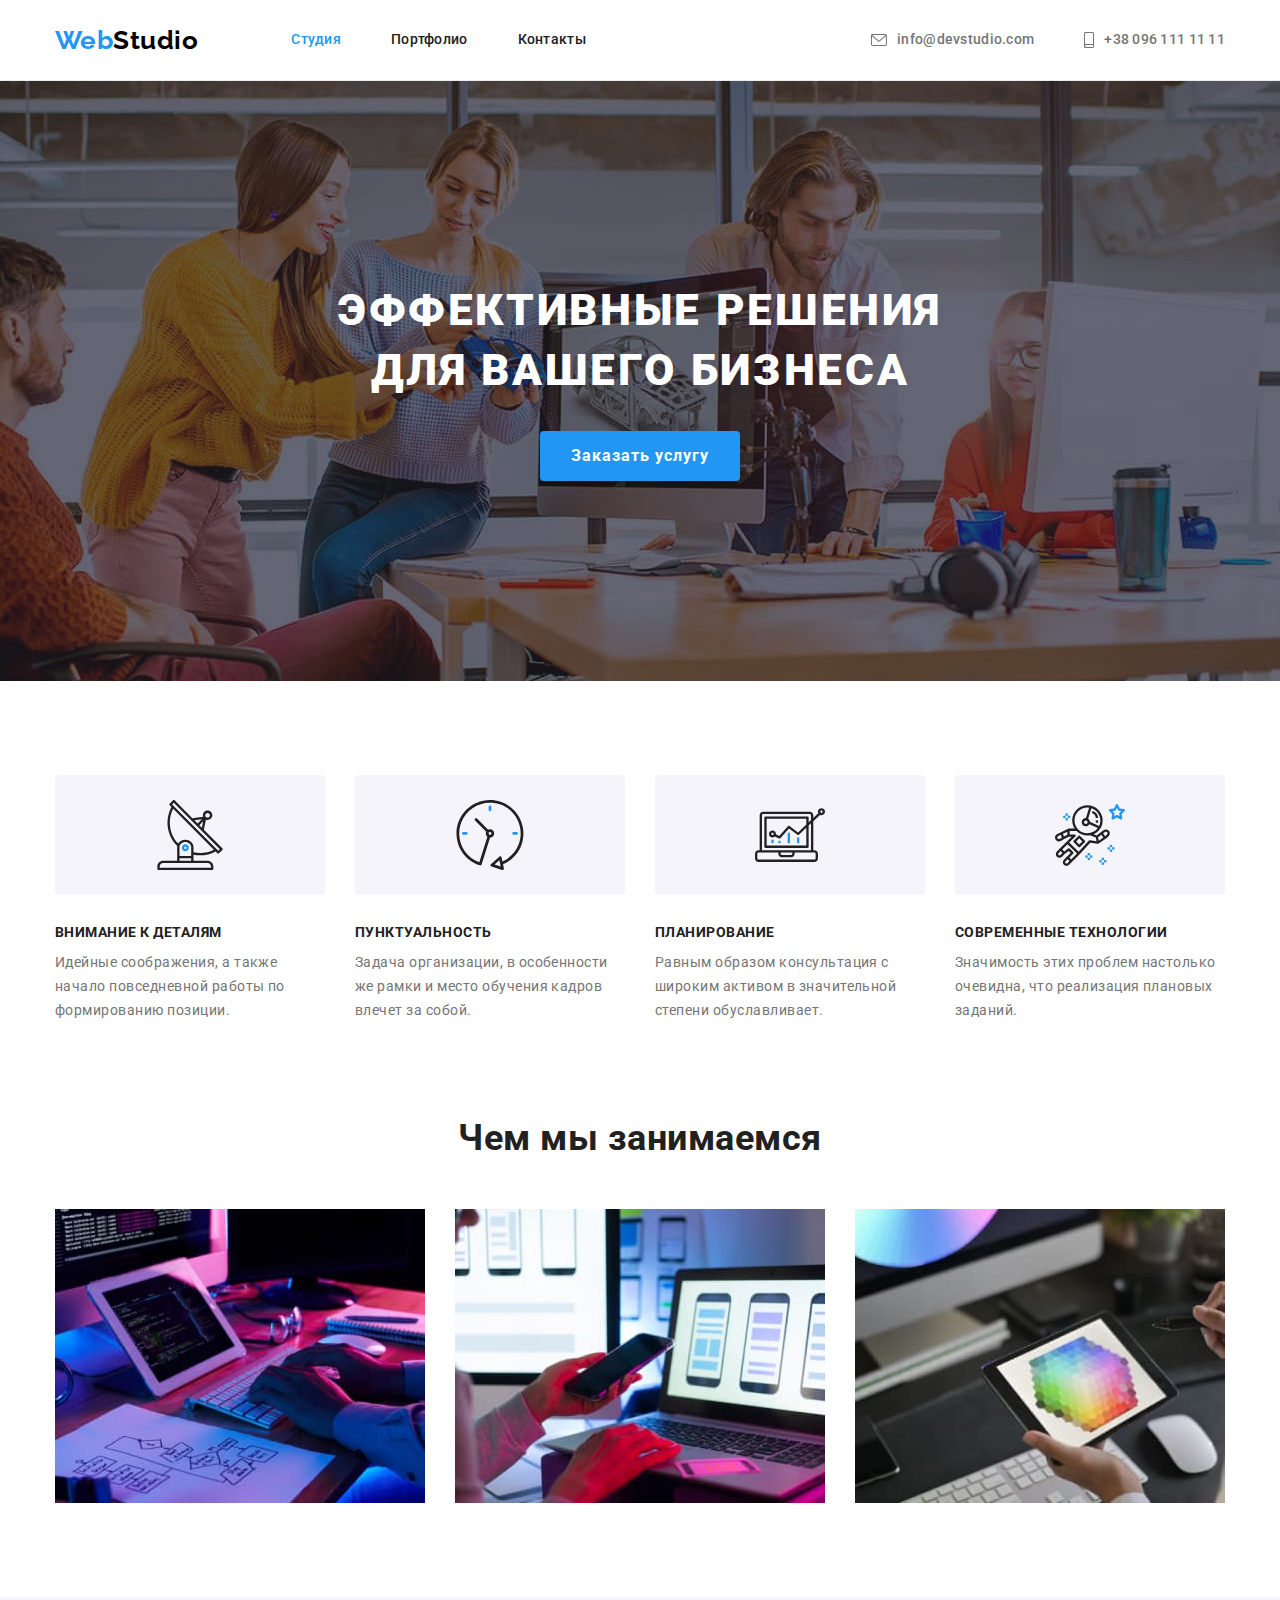
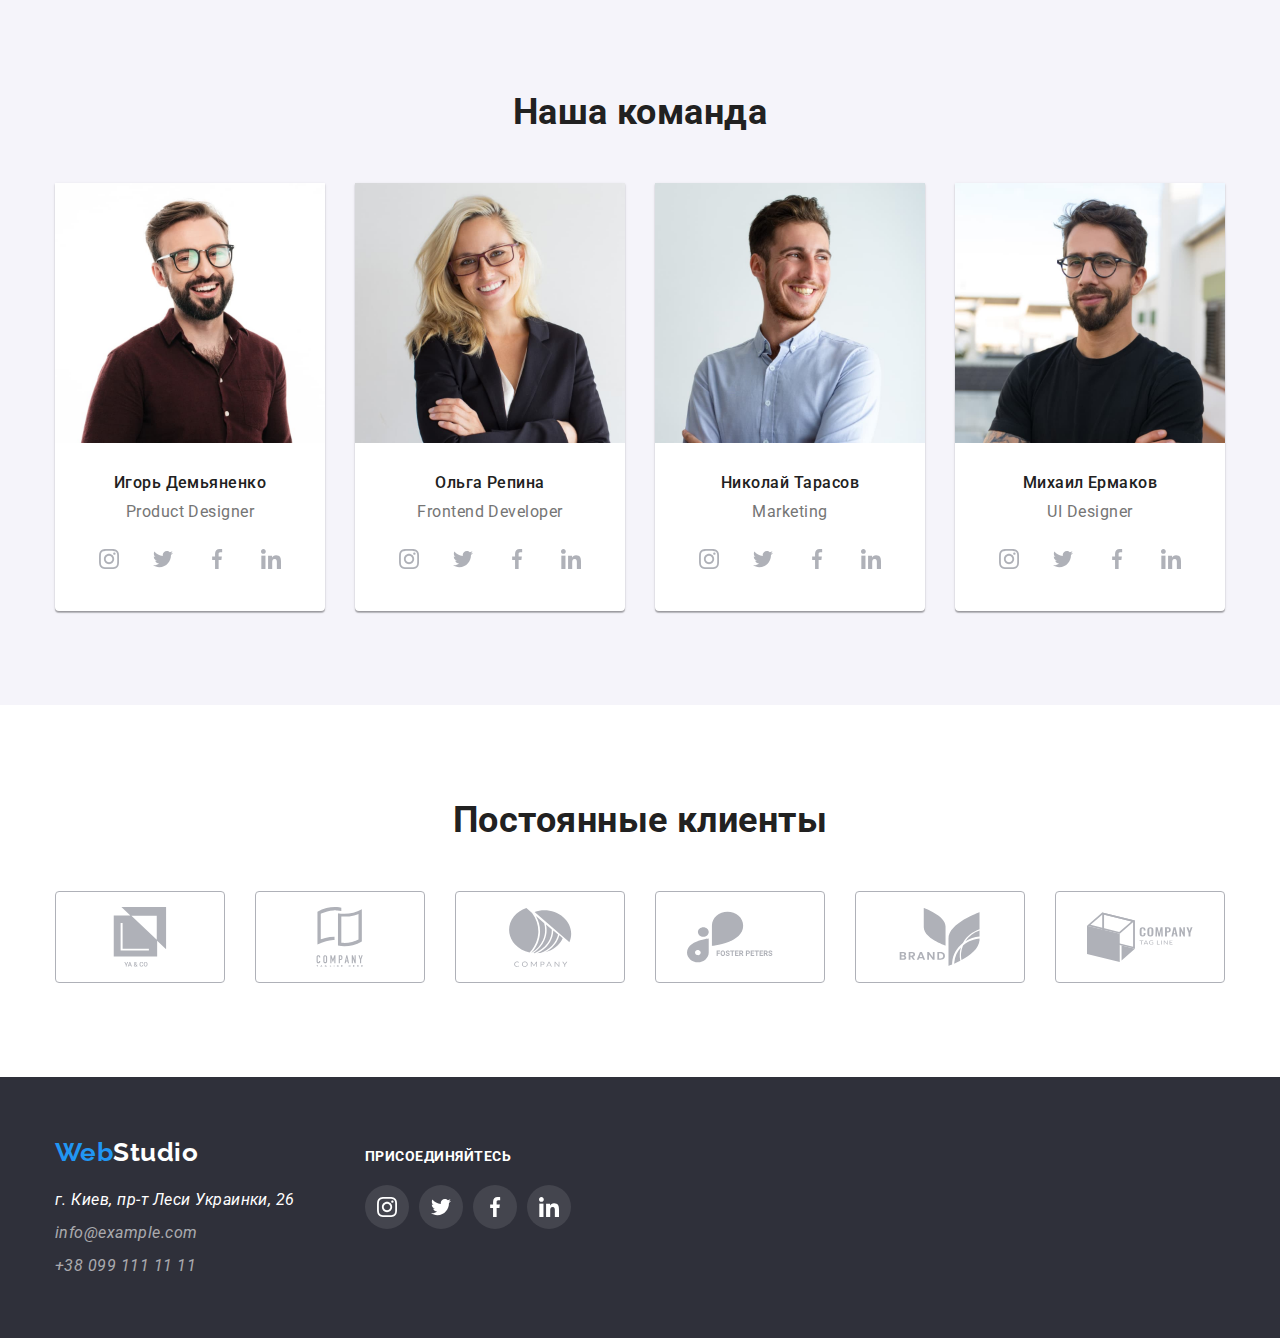
<file: index.html>
<!DOCTYPE html>
<html lang="ru">
<head>
    <meta charset="UTF-8">
    <meta http-equiv="X-UA-Compatible" content="IE=edge">
    <meta name="viewport" content="width=device-width, initial-scale=1.0">
    <title>WebStudio</title>
    <link rel="preconnect" href="https://fonts.googleapis.com">
    <link rel="preconnect" href="https://fonts.gstatic.com" crossorigin>
    <link href="https://fonts.googleapis.com/css2?family=Raleway:wght@700&family=Roboto:wght@400;500;700;900&display=swap"
        rel="stylesheet">
    <link rel="stylesheet" href="https://cdn.jsdelivr.net/npm/modern-normalize@1.1.0/modern-normalize.min.css">
    <link rel="stylesheet" href="./css/reset.css">
    <link rel="stylesheet" href="./css/style.css">
</head>
    <body class="page">
        <!--===============Шапка сайту============-->
         <header class="header">
            <div class="header-container container">
                
                    <a class="link logo" href="./index.html">Web<span class="header-studio">Studio</span> </a>
                    <nav class="navigation">
                    <ul class="site-nav">
                    <li class="site-nav-item"><a class="site-nav-link link current" href=""> Студия</a> </li>
                    <li class="site-nav-item"><a class="site-nav-link link" href="./portfolio.html"> Портфолио</a> </li>
                    <li class="site-nav-item"><a class="site-nav-link link" href=""> Контакты</a> </li>
             </ul>
            </nav>
            <ul class="contacts list">
            <li class="contact-item">
                <a href="mailto:info@devstudio.com" class="contact-link link">
                <svg class="contact-icon" width="16" height="12"> 
                <use href="./images/icons/icons.svg#icon-envelopemail"></use>
            </svg>
            info@devstudio.com
        </a>
    </li>
            <li class="contact-item">
                <a href="tel:+380961111111" class="contact-link link">
                <svg class="contact-icon" width="10" height="16">
                    <use href="./images/icons/icons.svg#icon-smartphone"></use>
                </svg> 
                +38 096 111 11 11
            </a>
        </li>
        </ul>
            </div>
         </header>
         <!--================Основний контент(HERO)==============-->
         <main>
            <section class="hero">
                <div class="hero-flex container">
                <h1 class="hero-title">Эффективные решения<br/> для вашего бизнеса</h1>
                <button type="button" class="hero-btn">Заказать услугу</button>
            </div>
            </section>
            <!--============== Как мы работаем командой =========-->
            <section class="features-section section">
                <div class="container">
            <h2 class="section-title" hidden>Как мы работаем командой</h2>
            <ul class="features list">
                <li class="feature-item">
                    <div class="feature-icon">
                        <svg width="70" height="70">
                            <use href="./images/icons/icons.svg#icon-antenna"></use>
                        </svg>
                    </div>
                <h3 class="feature-title">Внимание к деталям</h3>
                    <p class="feature-desc">Идейные соображения, а также начало повседневной работы по формированию позиции.</p>
                </li>
                <li class="feature-item">
                    <div class="feature-icon">
                        <svg width="70" height="70">
                            <use href="./images/icons/icons.svg#icon-clock"></use>
                        </svg>
                    </div>
                    <h3 class="feature-title">Пунктуальность</h3>
                    <p class="feature-desc">Задача организации, в особенности же рамки и место обучения кадров влечет за собой.</p>
                </li>
                <li class="feature-item">
                    <div class="feature-icon">
                        <svg width="70" height="70">
                            <use href="./images/icons/icons.svg#icon-diagram"></use>
                        </svg>
                    </div>
                    <h3 class="feature-title">Планирование</h3>
                    <p class="feature-desc">Равным образом консультация с широким активом в значительной степени обуславливает.</p>
                </li>
                <li class="feature-item">
                    <div class="feature-icon">
                        <svg width="70" height="70">
                            <use href="./images/icons/icons.svg#icon-astronaut"></use>
                        </svg>
                    </div>
                   <h3 class="feature-title">Современные технологии</h3> 
                   <p class="feature-desc">Значимость этих проблем настолько очевидна, что реализация плановых заданий.</p>
                </li>
            </ul>

        </div>
            </section>
            <section class="section">
                <div class="container">
                    <h2 class="section-title">Чем мы занимаемся</h2>
                    <ul class="works list">
                        <li class="work-item"><img src="./images/what-we-do/process1.jpg" alt="верстка" width="370" height="294"> </li>
                        <li class="work-item"><img src="./images//what-we-do/process2.jpg" alt="дизайн" width="370" height="294"></li>
                        <li class="work-item"><img src="./images//what-we-do/process3.jpg" alt="стиль" width="370" height="294"></li>
                    </ul>
                </div>
                
               
            </section>
            <section class="section team">
                <div class="container">               
                     <h2 class="section-title">Наша команда</h2>
                    <ul class="members list">
                        <li class="member-item"><img src="./images/our-team/jober1.jpg" alt="працівник_1" width="270" height="260">
                            <div class="member-content">
                            <h3 class="member-title">Игорь Демьяненко</h3>
                            <p lang="en" class="member-desc" >Product Designer</p>
                            <ul class="member-item-list social-list">
                                <li class="social-item">
                                    <a href="" class="social-link member link">
                                        <svg class="social-icon member" width="20" height="20">
                                            <use href="./images/icons/icons.svg#icon-instagram"></use>
                                        </svg>
                                    </a>
                                </li>
                                <li class="social-item">
                                <a href="" class="social-link member link">
                                    <svg class="social-icon member" width="20" height="20">
                                        <use href="./images/icons/icons.svg#icon-twitter"></use>
                                    </svg>
                                </a>
                            </li>
                            <li class="social-item">
                                <a href="" class="social-link member link">
                                    <svg class="social-icon member" width="20" height="20">
                                        <use href="./images/icons/icons.svg#icon-facebook"></use>
                                    </svg>
                                </a>
                            </li>
                            <li class="social-item">
                                <a href="" class="social-link member link">
                                    <svg class="social-icon member" width="20" height="20">
                                        <use href="./images/icons/icons.svg#icon-linkedin"></use>
                                    </svg>
                                </a>
                            </li>
                            </ul>
                        </div>
                        </li>
                        <li class="member-item"><img src="./images/our-team/jober2.jpg" alt="працівник_2" width="270" height="260">
                            <div class="member-content">
                            <h3 class="member-title">Ольга Репина</h3>
                            <p lang="en" class="member-desc" >Frontend Developer</p>
                                                        <ul class="member-item-list social-list">
                                <li class="social-item">
                                    <a href="" class="social-link member link">
                                        <svg class="social-icon member" width="20" height="20">
                                            <use href="./images/icons/icons.svg#icon-instagram"></use>
                                        </svg>
                                    </a>
                                </li>
                                <li class="social-item">
                                <a href="" class="social-link member link">
                                    <svg class="social-icon member" width="20" height="20">
                                        <use href="./images/icons/icons.svg#icon-twitter"></use>
                                    </svg>
                                </a>
                            </li>
                            <li class="social-item">
                                <a href="" class="social-link member link">
                                    <svg class="social-icon member" width="20" height="20">
                                        <use href="./images/icons/icons.svg#icon-facebook"></use>
                                    </svg>
                                </a>
                            </li>
                            <li class="social-item">
                                <a href="" class="social-link member link">
                                    <svg class="social-icon member" width="20" height="20">
                                        <use href="./images/icons/icons.svg#icon-linkedin"></use>
                                    </svg>
                                </a>
                            </li>
                            </ul>
                        </div>
                        </li>
                        <li class="member-item"><img src="./images/our-team/jober3.jpg" alt="працівник_3" width="270" height="260">
                           <div class="member-content">
                            <h3 class="member-title">Николай Тарасов</h3>
                            <p lang="en" class="member-desc" >Marketing</p>
                                                        <ul class="member-item-list social-list">
                                <li class="social-item">
                                    <a href="" class="social-link member link">
                                        <svg class="social-icon member" width="20" height="20">
                                            <use href="./images/icons/icons.svg#icon-instagram"></use>
                                        </svg>
                                    </a>
                                </li>
                                <li class="social-item">
                                <a href="" class="social-link member link">
                                    <svg class="social-icon member" width="20" height="20">
                                        <use href="./images/icons/icons.svg#icon-twitter"></use>
                                    </svg>
                                </a>
                            </li>
                            <li class="social-item">
                                <a href="" class="social-link member link">
                                    <svg class="social-icon member" width="20" height="20">
                                        <use href="./images/icons/icons.svg#icon-facebook"></use>
                                    </svg>
                                </a>
                            </li>
                            <li class="social-item">
                                <a href="" class="social-link member link">
                                    <svg class="social-icon member" width="20" height="20">
                                        <use href="./images/icons/icons.svg#icon-linkedin"></use>
                                    </svg>
                                </a>
                            </li>
                            </ul>
                        </div>
                        </li>
                        <li class="member-item"><img src="./images/our-team/jober4.jpg" alt="працівник_4" width="270" height="260">
                           <div class="member-content">
                            <h3 class="member-title">Михаил Ермаков</h3>
                            <p lang="en" class="member-desc" >UI Designer</p>
                                                        <ul class="member-item-list social-list">
                                <li class="social-item">
                                    <a href="" class="social-link member link">
                                        <svg class="social-icon member" width="20" height="20">
                                            <use href="./images/icons/icons.svg#icon-instagram"></use>
                                        </svg>
                                    </a>
                                </li>
                                <li class="social-item">
                                <a href="" class="social-link member link">
                                    <svg class="social-icon member" width="20" height="20">
                                        <use href="./images/icons/icons.svg#icon-twitter"></use>
                                    </svg>
                                </a>
                            </li>
                            <li class="social-item">
                                <a href="" class="social-link member link">
                                    <svg class="social-icon member" width="20" height="20">
                                        <use href="./images/icons/icons.svg#icon-facebook"></use>
                                    </svg>
                                </a>
                            </li>
                            <li class="social-item">
                                <a href="" class="social-link member link">
                                    <svg class="social-icon member" width="20" height="20">
                                        <use href="./images/icons/icons.svg#icon-linkedin"></use>
                                    </svg>
                                </a>
                            </li>
                            </ul>
                        </div>
                        </li>
                    </ul>
                </div>

            </section>
            <section class="section">
            <div class="container">
                <h2 class="section-title">Постоянные клиенты</h2>
                <ul class="clients">
                    <li class="client-item">
                        <a href="" class="client-link link">
                            <svg class="client-icon" width="106" height="60">
                                <use href="./images/icons/icons.svg#icon-client-1"></use>
                            </svg>
                        </a>
                    </li>
                    <li class="client-item">
                        <a href="" class="client-link link">
                            <svg class="client-icon" width="106" height="60">
                                <use href="./images/icons/icons.svg#icon-client-2"></use>
                            </svg>
                        </a>
                    </li>
                    <li class="client-item">
                        <a href="" class="client-link link">
                            <svg class="client-icon" width="106" height="60">
                                <use href="./images/icons/icons.svg#icon-client-3"></use>
                            </svg>
                        </a>
                    </li>
                    <li class="client-item">
                        <a href="" class="client-link link">
                            <svg class="client-icon" width="106" height="60">
                                <use href="./images/icons/icons.svg#icon-client-4"></use>
                            </svg>
                        </a>
                    </li>
                    <li class="client-item">
                        <a href="" class="client-link link">
                            <svg class="client-icon" width="106" height="60">
                                <use href="./images/icons/icons.svg#icon-client-5"></use>
                            </svg>
                        </a>
                    </li>
                    <li class="client-item">
                        <a href="" class="client-link link">
                            <svg class="client-icon" width="106" height="60">
                                <use href="./images/icons/icons.svg#icon-client-6"></use>
                            </svg>
                        </a>
                    </li>
    
                 </ul>
             </div>
        </section>
         </main>
         <!--=======================Підвал(FOOTER)====================-->
         <footer>
            <div class="footer-container container">
                 <div class="footer-block footer-address">
            <a class="link logo" href="./index.html" lang="en">Web<span class="footer-studio">Studio</span></a>
            <address class="address">
            <ul class="address list">
                <li class="address-item"><a class="address-map link" href="https://goo.gl/maps/Gebt9AiKVz2ZTQdTA" target="_blank"> г. Киев, пр-т Леси Украинки, 26</a></li>
                <li class="address-item"><a class="address-link link" href="mailto:info@devstudio.com"> info@example.com</a></li>
                <li class="address-item"><a class="address-link link" href="tel:+380991111111"> +38 099 111 11 11</a></li>
            </ul>
            </address>
        </div>
         <div class="footer-block footer-social">
                <h3 class="footer-social-title">Присоединяйтесь</h3>
                <ul class="footer-list  social-list">
                    <li class="social-item">
                        <a href="" class="social-link footer link">
                            <svg class="social-icon footer" width="20" height="20">
                                <use href="./images/icons/icons.svg#icon-instagram"></use>
                            </svg>
                        </a>
                    </li>
                    <li class="social-item">
                        <a href="" class="social-link footer link">
                            <svg class="social-icon footer" width="20" height="20">
                                <use href="./images/icons/icons.svg#icon-twitter"></use>
                            </svg>
                        </a>
                    </li>
                    <li class="social-item">
                        <a href="" class="social-link footer link">
                            <svg class="social-icon footer" width="20" height="20">
                                <use href="./images/icons/icons.svg#icon-facebook"></use>
                            </svg>
                        </a>
                    </li>
                    <li class="social-item">
                        <a href="" class="social-link footer link">
                            <svg class="social-icon footer" width="20" height="20">
                                <use href="./images/icons/icons.svg#icon-linkedin"></use>
                            </svg>
                        </a>
                    </li>
                </ul>
            </div>
        </div>
         </footer>
    </body>
</html>
</file>
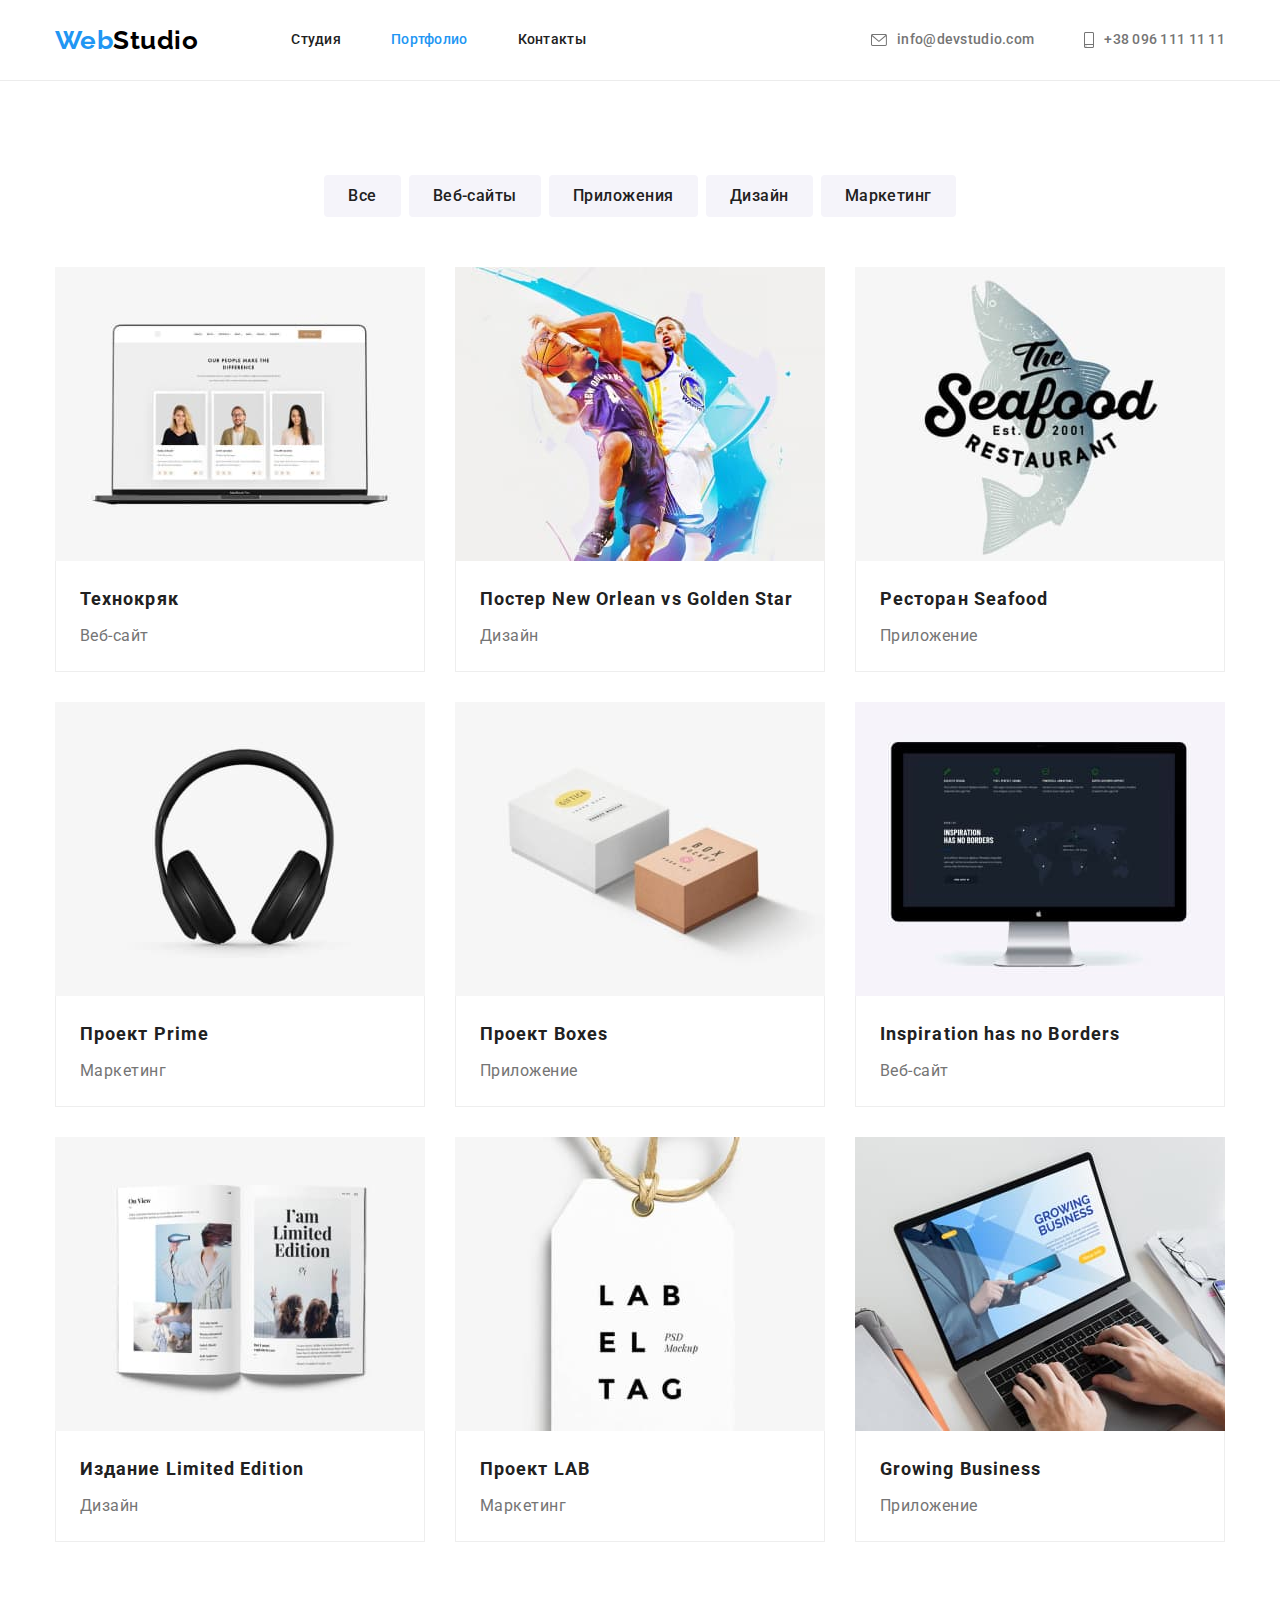
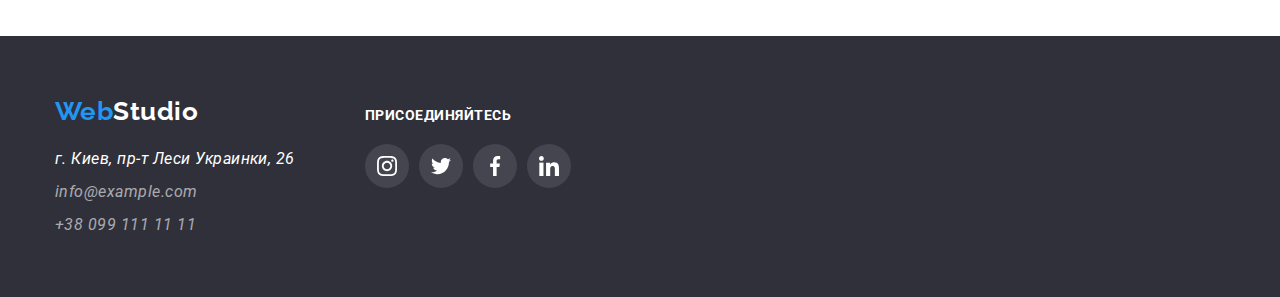
<file: portfolio.html>
<!DOCTYPE html>
<html lang="ru">
<head>
    <meta charset="UTF-8">
    <meta http-equiv="X-UA-Compatible" content="IE=edge">
    <meta name="viewport" content="width=device-width, initial-scale=1.0">
    <title>WebStudio</title>
    <link rel="preconnect" href="https://fonts.googleapis.com">
    <link rel="preconnect" href="https://fonts.gstatic.com" crossorigin>
    <link href="https://fonts.googleapis.com/css2?family=Raleway:wght@700&family=Roboto:wght@400;500;700;900&display=swap"
        rel="stylesheet">
        <link rel="stylesheet" href="https://cdn.jsdelivr.net/npm/modern-normalize@1.1.0/modern-normalize.min.css">
    <link rel="stylesheet" href="./css/reset.css">
    <link rel="stylesheet" href="./css/style.css">
</head>

<body class="page">
    <!--========= Шапка сайту ========-->
    <header class="header">
         <div class="header-container container">
        
            <a  href="./index.html" class="link logo" lang="en" >Web<span class="header-studio">Studio</span></a>
            <nav class="navigation">
            <ul class="site-nav list">
                <li class="site-nav-item"><a class="site-nav-link link" href="./index.html" >Студия</a></li>
                <li class="site-nav-item"><a class="site-nav-link link current" href="./portfolio.html">Портфолио</a></li>
                <li class="site-nav-item"><a class="site-nav-link link" href="">Контакты</a></li>
            </ul>
        </nav>
    
        <ul class="contacts list">
            <li class="contact-item">
                <a href="mailto:info@devstudio.com" class="contact-link link">
                    <svg class="contact-icon" width="16" height="12">
                        <use href="./images/icons/icons.svg#icon-envelopemail"></use>
                    </svg>
                    info@devstudio.com
                </a>
                </li>
            <li class="contact-item"><a href="tel:+380961111111" class="contact-link link">
                <svg class="contact-icon" width="10" height="16">
                    <use href="./images/icons/icons.svg#icon-smartphone"></use>
                </svg>
                +38 096 111 11 11
            </a>
            </li>
        </ul>
        </div>
    </header>
<!--================Основний контент(HERO)==============-->
<main>
    <section class="section">
        <div class="container">
        <h1 class="section-title" hidden>Портфолио</h1>
        <ul class="filters list">
            <li class="filter-item">
                <button type="button" class="filter-btn active" >Все</button>
            </li>
            <li class="filter-item">
                <button type="button" class="filter-btn" >Веб-сайты</button> 
            </li>
            <li class="filter-item">
                <button type="button" class="filter-btn" >Приложения</button> 
            </li>
            <li class="filter-item">
                <button type="button" class="filter-btn" >Дизайн</button> 
            </li>
            <li class="filter-item">
                <button type="button" class="filter-btn" >Маркетинг</button> 
            </li>
        </ul>
<ul class="projects">
    <li class ="project-item">
<a href="" class="project-link link">
    <img src="./images/portfolio/project-1.jpg" alt="Веб-сайт на экране макбука" width="370" height="294">
   <div class="project-content">
    <h2 class="project-title" >Технокряк</h2>
    <p class="project-desc" >Веб-сайт</p>
</div>
</a>
    </li>
    <li class ="project-item">
<a href="" class="project-link link">
    <img src="./images/portfolio/project-2.jpg" alt="Два баскетболиста" width="370" height="294">
    <div class="project-content">
    <h2 class="project-title" >Постер New Orlean vs Golden Star</h2>
    <p class="project-desc" >Дизайн</p>
</div>
</a>
    </li>
    <li class ="project-item">
<a href="" class="project-link link">
    <img src="./images/portfolio/project-3.jpg" alt="Полупрозрачная рыба и надпись на первом плане" width="370" height="294">
    <div class="project-content">
    <h2 class="project-title" >Ресторан Seafood</h2>
    <p class="project-desc" >Приложение</p>
</div>
</a>
    </li>
    <li class ="project-item">
<a href="" class="project-link link">
    <img src="./images/portfolio/project-4.jpg" alt="Наушники" width="370" height="294">
    <div class="project-content">
    <h2 class="project-title" >Проект Prime</h2>
    <p class="project-desc" >Маркетинг</p>
</div>
</a>
    </li>
    <li class ="project-item">
<a href="" class="project-link link">
    <img src="./images/portfolio/project-5.jpg" alt="Две коробки" width="370" height="294">
    <div class="project-content">
    <h2 class="project-title" >Проект Boxes</h2>
    <p class="project-desc" >Приложение</p>
</div>
</a>
    </li>
    <li class ="project-item">
<a href="" class="project-link link">
    <img src="./images/portfolio/project-6.jpg" alt="Монитор с веб-сайтом на экране" width="370" height="294">
    <div class="project-content">
    <h2 class="project-title" >Inspiration has no Borders</h2>
    <p class="project-desc" >Веб-сайт</p>
</div>
</a>
    </li>
    <li class ="project-item">
<a href="" class="project-link link">
    <img src="./images/portfolio/project-7.jpg" alt="Открытый журнал" width="370" height="294">
    <div class="project-content">
    <h2 class="project-title" >Издание Limited Edition</h2>
    <p class="project-desc" >Дизайн</p>
</div>
</a>
    </li>
    <li class ="project-item">
<a href="" class="project-link link">
    <img src="./images/portfolio/project-8.jpg" alt="Лейбл" width="370" height="294">
    <div class="project-content">
    <h2 class="project-title" >Проект LAB</h2>
    <p class="project-desc" >Маркетинг</p>
</div>
</a>
    </li>
    <li class ="project-item">
<a href="" class="project-link link">
    <img src="./images/portfolio/project-9.jpg" alt="Руки на клавиатуре ноутбука" width="370" height="294">
    <div class="project-content">
    <h2 class="project-title" >Growing Business</h2>
    <p class="project-desc" >Приложение</p>
</div>
</a>
    </li>
</ul>
</div>
 </section>
</main>

<!--=========== підвал сайту(FOOTER) ===============-->
    <footer>
        <div class="footer-container container">
            <div class="footer-block footer-address">
        <a class="logo link" href="./index.html" lang="en" >Web<span class="footer-studio">Studio</span></a>
        <address class="address">
            <ul class="address list">
                <li class="address-item"><a class="address-map link" href="https://goo.gl/maps/fksLgXk4oVLqper47" >г. Киев, пр-т Леси Украинки,
                        26</a></li>
                <li class="address-item"><a class="address-link link" href="mailto:info@example.com">info@example.com</a></li>
                <li class="address-item"><a class="address-link link" href="tel:+380991111111" >+38 099 111 11 11</a></li>
            </ul>
        </address>
         </div>
            <div class="footer-block footer-social">
                <h3 class="footer-social-title">Присоединяйтесь</h3>
                <ul class="footer-list  social-list">
                    <li class="social-item">
                        <a href="" class="social-link footer link">
                            <svg class="social-icon footer" width="20" height="20">
                                <use href="./images/icons/icons.svg#icon-instagram"></use>
                            </svg>
                        </a>
                    </li>
                    <li class="social-item">
                        <a href="" class="social-link footer link">
                            <svg class="social-icon footer" width="20" height="20">
                                <use href="./images/icons/icons.svg#icon-twitter"></use>
                            </svg>
                        </a>
                    </li>
                    <li class="social-item">
                        <a href="" class="social-link footer link">
                            <svg class="social-icon footer" width="20" height="20">
                                <use href="./images/icons/icons.svg#icon-facebook"></use>
                            </svg>
                        </a>
                    </li>
                    <li class="social-item">
                        <a href="" class="social-link footer link">
                            <svg class="social-icon footer" width="20" height="20">
                                <use href="./images/icons/icons.svg#icon-linkedin"></use>
                            </svg>
                        </a>
                    </li>
                </ul>
            </div>
    </div>
    </footer>
    </body>
    
    </html>
</file>
<file: css/style.css>
:root {
    /* основний колір тексту */
    --primary-text-color: #757575;
    /* колір ссилок ховер */
    --accent-color: #2196f3;
    /* другорядний колір тексту */
    --title-text-color: #212121;
    /* колір тексту заголовка в Герої */
    --order-title-text-color: #fff;
    /* фон сторінки вебсайту */
    --primary-bg-color: #fff;
    /* другорядний фон сторінки(футер та замовлення послу) */
    --footer-bg-color: #2f303a;
    /* колір контактів в футері */
    --footer-contacts-color: rgba(255, 255, 255, 0.6);
    /* колір лого "студіо" в хедері */
    --logo-studio-header-color: #000;
    /* колір фону ""Наша команда */
    --secondary-bg-color: #f5f4fa;
    /* фон кнопки в hero-btn */
    --background-color-hero-btn: #188CE8;
    /* колір бордерів */
    --border-color: #ECECEC;
    /* колір бордеру-портфоліо */
    --border-portfolio: #eeeeee;

    --hero-overlay-color: rgba(47, 48, 58, 0.4);
    --footer-social-bg-color: rgba(255, 255, 255, 0.1);
    --team-social-icon-color: #afb1b8;

    --main-margin: 30px;
    --secondary-margin: 50px;
    --small-margin: 10px;
    --portfolio-address-margin: 20px;
    --main-title-size: 16px;
    --main-text-size: 14px;
    --main-border-radius: 4px;
    
    
}


body {
    font-family: "Roboto", sans-serif;
    letter-spacing: 0.03em;
    color: var(--primary-text-color);
    background-color: var(--primary-bg-color);
}

img {
    display: block;
    max-width: 100%;
    height: auto;
  }
p,
h1,
h2,
h3,
h4 {
  margin: 0;
}
ul {
    margin: 0;
    padding-left: 0;
    list-style: none;
}
.container {
    width: 1200px;
    padding: 0 15px;
    margin: 0 auto;
  }
  .section {
    padding-top: 94px;
    padding-bottom: 94px;
  }

/*====скидаємо загальний стиль тексту сторінки==== */
.link {
text-decoration: none;
}

/* ====убираємо впорядкування списків===== */
.list {
    list-style: none;
}

.link:hover,
.link:focus {
    color: var(--accent-color);
}

/* =======Шапка========== */
.header {
    border-bottom: 1px solid var(--border-color);
  }
  .header-container {
  display: flex;
  align-items: center;
}
  
/* ======Логотип======== */
.logo {
    font-family: 'Raleway', sans-serif;
        font-weight: 700;
        font-size: 26px;
        line-height: 1.19;
        color: var(--accent-color);
}

.header-studio {
    color: var(--logo-studio-header-color);
}

.footer-studio {
    color: var(--primary-bg-color);
}
/* =====навігація сайту і контакти в шапці====  */

.navigation {
    margin-left: 93px;
  }

  .site-nav {
    display: flex;
    align-items: center;
  }
  .contacts {
    display: flex;
    align-items: center;
    margin-left: auto;
  }
  .site-nav-item:not(:last-child),
  .contact-item:not(:last-child) {
  margin-right: var(--secondary-margin);
}

.site-nav-link,
.contact-link {
    display: block;
    padding-top: 32px;
    padding-bottom: 32px;

    font-weight: 500;
    font-size: var(--main-text-size);
    line-height: 1.14;
    letter-spacing: 0.02em;
}

.site-nav-link {
    color: var(--title-text-color);
}
.site-nav-link.current {
    color: var(--accent-color);
  }
  

.contact-link {
  display: flex;
    align-items: center;
    justify-content: center;
    width: 100%;
    height: 100%;
    color: var(--primary-text-color);
}

.contact-icon {
  fill: var(--primary-text-color);
  margin-right: var(--small-margin);
}

.contact-link:hover .contact-icon,
.contact-link:focus .contact-icon {
  fill: var(--accent-color);
}
/* ======Головна сторінка(HERO)======= */
.hero {
    margin: 0 auto;
    padding-top: 200px;
    padding-bottom: 200px;
    max-width: 1600px;
    min-height: 600px;
    background-image: linear-gradient(rgba(47, 48, 58, 0.4),
      rgba(47, 48, 58, 0.4)),
    url("../images/bg-hero-image.jpg");
    background-repeat: no-repeat;
    background-position: center;
    background-size: cover;
    background-color: var(--footer-bg-color);
}
.hero-flex {
    display: flex;
    flex-direction: column;
    align-items: center;
  }

.hero-title {
    margin: 0 auto;

    font-weight: 900;
    font-size: 44px;
    line-height: 1.36;
    text-align: center;
    letter-spacing: 0.06em;
    text-transform: uppercase;
    max-width: 696px;

    color: var(--order-title-text-color);
}

.hero-btn {
    width: 200px;
  height: var(--secondary-margin);
  margin-top: var(--main-margin);

    font-family: inherit;
    font-weight: 700;
    font-size: var(--main-title-size);
    line-height: 1.87;
    letter-spacing: 0.06em;

    color: var(--primary-bg-color);
    background-color: var(--accent-color);

    border-color: transparent;
    box-shadow: 0px 4px 4px rgba(0, 0, 0, 0.15);
    border-radius: var(--main-border-radius);
  

    cursor: pointer;
}
.hero-btn:hover,
.hero-btn:focus {
    color: var(--accent-color);
    background-color: var(--primary-bg-color);
}

/*=========== загальний стиль в секціях ======*/
.section-title,
.feature-title,
.member-title {
    color: var(--title-text-color);
}
.section-title,
.member-title,
.member-desc {
    text-align: center;
}
.section-title {
    margin-bottom: var(--secondary-margin);

    font-weight: 700;
    font-size: 36px;
    line-height: 1.17;
}
/* секція - особливості */
.features-section {
    padding-bottom: 0px;
  }
  .features {
    display: flex;
    margin-left: calc(-1 * var(--main-margin));
  }
  .feature-item {
    flex-basis: calc(100% / 4 - var(--main-margin));
    margin-left: var(--main-margin);
  }  
.feature-title,
.footer-social-title {
    font-weight: 700;
    font-size: var(--main-text-size);
    line-height: 1.14;
    text-transform: uppercase;
}

.feature-icon {
  display: flex;
  align-items: center;
  justify-content: center;
  height: 120px;
  background-color: var(--secondary-bg-color);
  border-radius: var(--main-border-radius);

  margin-bottom: var(--main-margin);
}
.feature-title {
  margin-bottom: var(--small-margin);
}
.feature-desc {
    font-size: 14px;
    line-height: 1.71;
}
/* секція - робота */
.works {
    display: flex;
    margin-left: calc(-1 * var(--main-margin));
  }
  
  .work-item {
    flex-basis: calc(100% / 3 - var(--main-margin));
    margin-left: var(--main-margin);
  }
/* секція - команда */
.team {
    background-color: var(--secondary-bg-color);
}
.members {
    display: flex;
    margin-left: calc(-1 * var(--main-margin));
  }
  .member-item {
    flex-basis: calc(100% / 4 - var(--main-margin));
    margin-left: var(--main-margin);
  
    background-color: var(--primary-bg-color);

    box-shadow: 0px 1px 3px rgba(0, 0, 0, 0.12),
     0px 1px 1px rgba(0, 0, 0, 0.14),
    0px 2px 1px rgba(0, 0, 0, 0.2);
  border-radius: 0px 0px 4px 4px;
  }

  
.member-content {
    padding-top: var(--main-margin);
    padding-bottom: var(--main-margin);
  }

.member-title,
.member-desc {
    font-size: var(--main-title-size);
    line-height: 1.19;
}

.member-title {
    margin-bottom: var(--small-margin);
    font-weight: 500;
}


.member-desc {
  margin-bottom: 16px;
}

/* ====іконки на соц. мережі==== */
.social-list {
  display: flex;
  justify-content: center;
}
.social-item {
  width: 44px;
  height: 44px;
}
.social-item:not(:first-child) {
  margin-left: var(--small-margin);
}
.social-link {
  display: flex;
  align-items: center;
  justify-content: center;
  width: 100%;
  height: 100%;
  border-radius: 50%;
}
.social-link.member {
  background-color: var(--primary-bg-color);
}
.social-icon.member {
  fill: var(--team-social-icon-color);
}
.social-link.member:hover .social-icon,
.social-link.member:focus .social-icon {
  fill: var(--primary-bg-color);
}
.social-link.footer {
  background-color: var(--footer-social-bg-color);
}
.social-icon.footer {
  fill: var(--primary-bg-color);
}
.social-link:hover,
.social-link:focus {
  background-color: var(--accent-color);
}

/*===========секція Постійні клієнти===== */

.clients {
  display: flex;
}

.client-item {
  width: 170px;
  height: 92px;
}

.client-item:not(:first-child) {
  margin-left: var(--main-margin);
}

.client-link {
  display: flex;
  align-items: center;
  justify-content: center;
  width: 100%;
  height: 100%;
  border: 1px solid var(--team-social-icon-color);
  border-radius: var(--main-border-radius);
}

.client-link:hover,
.client-link:focus {
  border-color: var(--accent-color);
}

.client-icon {
  fill: var(--team-social-icon-color);
}

.client-link:hover .client-icon,
.client-link:focus .client-icon {
  fill: var(--accent-color);
}
/* =========підвал сайту======= */

footer {
    padding-top: 60px;
    padding-bottom: 60px;

    background-color: var(--footer-bg-color);
}
.footer-container {
  display: flex;
  align-items: baseline;
}

.footer-block:not(:first-child) {
  margin-left: 70px;
}

.address {
  margin-top: var(--portfolio-address-margin);
}
.address-list {
    font-style: normal;
    font-size: var(--main-text-size);
    line-height: 1.71;
}
.address-item:not(:last-child) {
  margin-bottom: 9px;
}

.address-map {
    color: var(--primary-bg-color);
}

.address-link {
    color: var(--footer-contacts-color);
}

.footer-social-title {
  margin-bottom: 20px;
  color: var(--primary-bg-color);
}
/*=======Сторінка - Портфоліо======== */
.filters {
    display: flex;
    justify-content: center;
    align-items: center;
    margin-bottom: var(--secondary-margin);
  }

  .filter-item:not(:first-child) {
    margin-left: 8px;
  }
.filter-btn {
    padding: 6px 22px;

    font-family: inherit;
    font-weight: 500;
    font-size: var(--main-title-size);
    line-height: 1.62;
    letter-spacing: 0.03em;
  
    color: var(--title-text-color);
    background-color: var(--secondary-bg-color);

    border-color: transparent;
    border-radius: var(--main-border-radius);
  
    cursor: pointer;
  }
  
  .filter-btn:hover,
  .filter-btn:focus {
    color: var(--primary-bg-color);
    background-color: var(--accent-color);
    box-shadow: 0px 3px 1px rgba(0, 0, 0, 0.1), 0px 1px 2px rgba(0, 0, 0, 0.08),
        0px 2px 2px rgba(0, 0, 0, 0.12);
}
.projects {
    display: flex;
    flex-wrap: wrap;
  
    margin-top: calc(-1 * var(--main-margin));
    margin-left: calc(-1 * var(--main-margin));
  }
  .project-item {
    flex-basis: calc(100% / 3 - var(--main-margin));
    margin-top: var(--main-margin);
    margin-left: var(--main-margin);
  }
  
  .project-link {
      display: block;
    }

   .project-link:hover,
   .project-link:focus {
         box-shadow: 0px 1px 1px rgba(0, 0, 0, 0.12), 0px 4px 4px rgba(0, 0, 0, 0.06),
            1px 4px 6px rgba(0, 0, 0, 0.16);
        }
  .project-content {
    padding: 20px 24px;
    border-right: 1px solid var(--border-portfolio);
    border-left: 1px solid var(--border-portfolio);
    border-bottom: 1px solid var(--border-portfolio);
  }
  .project-title {
    margin-bottom: 4px;

    font-weight: 700;
    font-size: 18px;
    line-height: 2;
    letter-spacing: 0.06em;
  
    color: var(--title-text-color);
  }
  
  .project-desc {
    font-size: var(--main-title-size);
    line-height: 1.87;
  
    color: var(--primary-text-color);
  }
</file>
